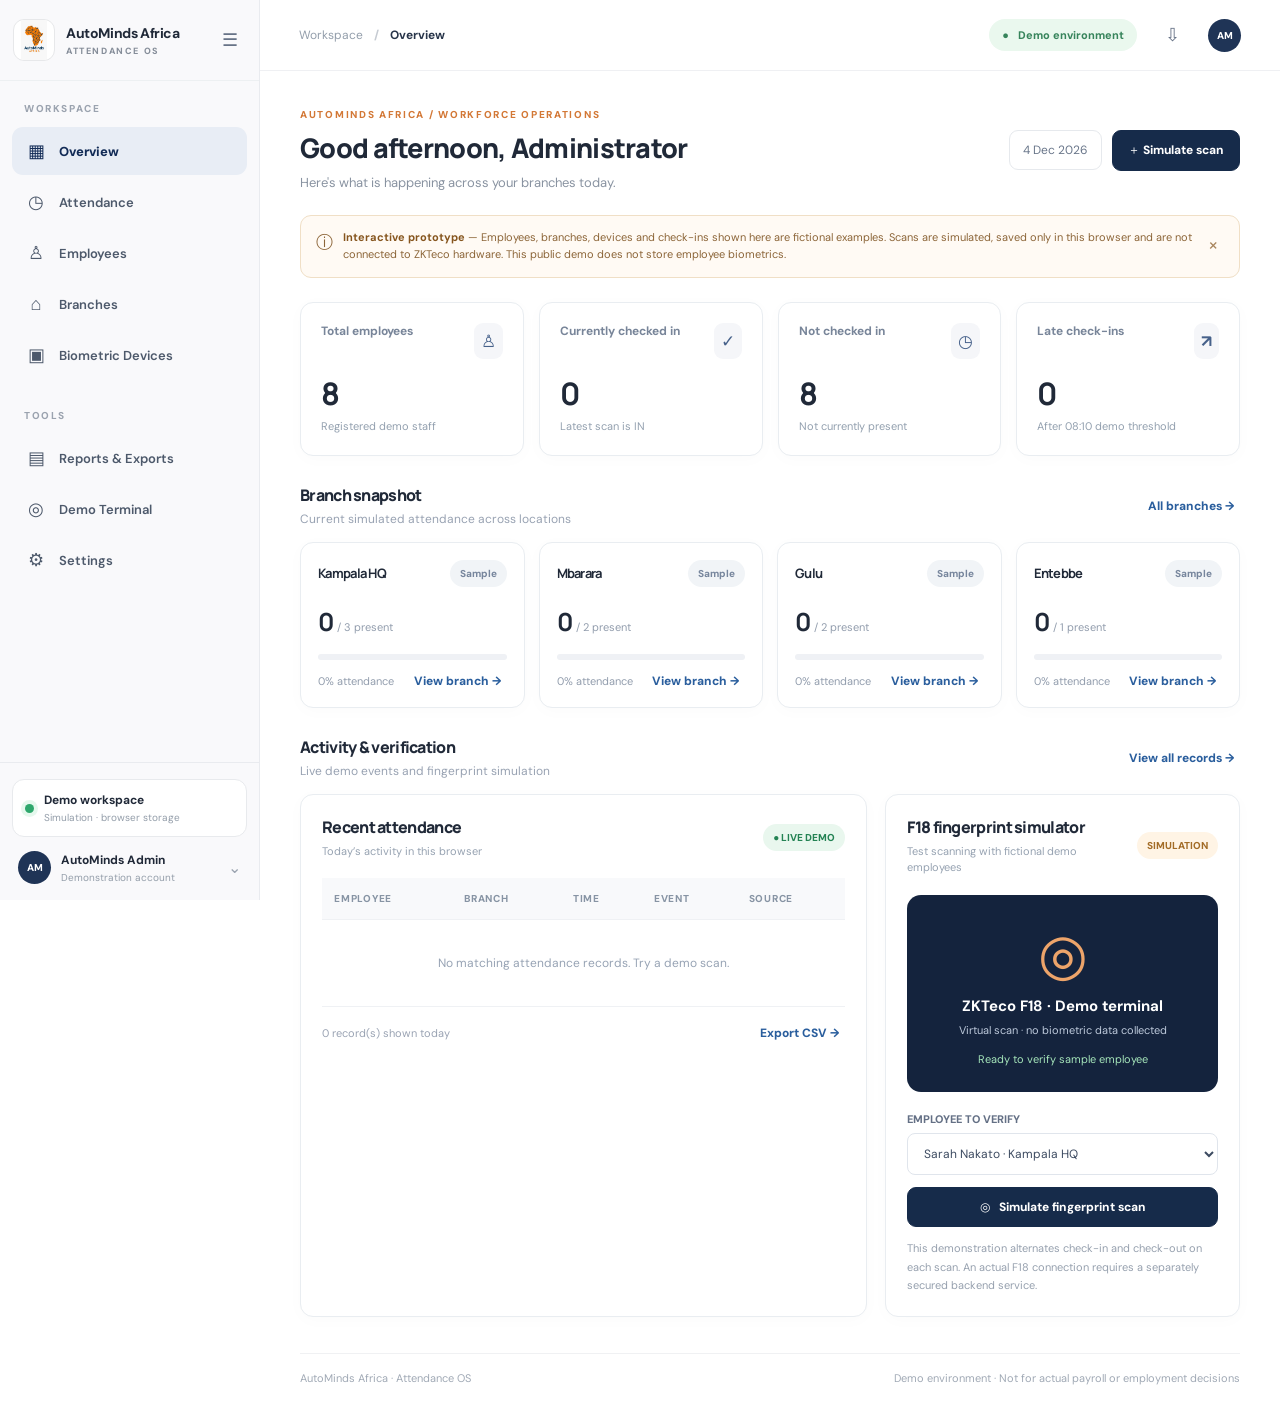
<file: index.html>
<!doctype html>
<html lang="en"><head><meta charset="UTF-8"><meta name="viewport" content="width=device-width,initial-scale=1"><meta name="theme-color" content="#ffffff">
<title>AutoMinds Africa | Attendance OS</title><link rel="icon" href="assets/logo.jpeg"><link rel="stylesheet" href="styles.css"></head>
<body><div class="app">
<aside id="sidebar" class="sidebar">
<div class="brand"><img src="assets/logo.jpeg" alt="AutoMinds Africa logo"><div><strong>AutoMinds Africa</strong><small>ATTENDANCE OS</small></div><button id="collapse" class="icon-btn" title="Collapse sidebar">☰</button></div>
<div class="sidebar-scroll">
<div class="sidebar-label">WORKSPACE</div>
<nav id="navigation">
<button class="nav-link active" data-page="overview"><span class="nav-ico">▦</span><span class="nav-label">Overview</span></button>
<button class="nav-link" data-page="attendance"><span class="nav-ico">◷</span><span class="nav-label">Attendance</span></button>
<button class="nav-link" data-page="employees"><span class="nav-ico">♙</span><span class="nav-label">Employees</span></button>
<button class="nav-link" data-page="branches"><span class="nav-ico">⌂</span><span class="nav-label">Branches</span></button>
<button class="nav-link" data-page="devices"><span class="nav-ico">▣</span><span class="nav-label">Biometric Devices</span></button>
<div class="sidebar-label tools-label">TOOLS</div>
<button class="nav-link" data-page="reports"><span class="nav-ico">▤</span><span class="nav-label">Reports & Exports</span></button>
<button class="nav-link" data-page="simulator"><span class="nav-ico">◎</span><span class="nav-label">Demo Terminal</span></button>
<button class="nav-link" data-page="settings"><span class="nav-ico">⚙</span><span class="nav-label">Settings</span></button>
</nav></div>
<div class="sidebar-bottom"><div class="mode"><span class="status-dot"></span><div><b>Demo workspace</b><small>Simulation · browser storage</small></div></div><div class="profile"><div class="avatar">AM</div><div class="profile-name"><b>AutoMinds Admin</b><small>Demonstration account</small></div><span>⌄</span></div></div></aside>
<div class="workspace"><header class="topbar"><button id="mobile-menu" class="icon-btn" aria-label="Toggle menu">☰</button><div class="crumb"><span>Workspace</span><b>/</b><strong id="crumb">Overview</strong></div><div class="top-right"><span class="topbadge">● &nbsp; Demo environment</span><button id="global-export" class="icon-btn" title="Export attendance CSV">⇩</button><span class="header-avatar">AM</span></div></header><main class="main">
<div class="page-heading"><div><div class="overline">AUTOMINDS AFRICA / WORKFORCE OPERATIONS</div><h1 id="heading">Good afternoon, Administrator</h1><p id="subtitle">Here's what is happening across your branches today.</p></div><div class="heading-actions"><span id="today" class="date-pill"></span><button id="primary-action" class="primary-button">＋ Simulate scan</button></div></div>
<div class="demo-notice"><span>ⓘ</span><div><b>Interactive prototype</b> — Employees, branches, devices and check-ins shown here are fictional examples. Scans are simulated, saved only in this browser and are not connected to ZKTeco hardware. This public demo does not store employee biometrics.</div><button id="dismiss-notice" aria-label="Dismiss notice">×</button></div>
<div id="page" class="page-body"></div>
<footer>AutoMinds Africa · Attendance OS <span>Demo environment · Not for actual payroll or employment decisions</span></footer>
</main></div></div>
<div id="modal-root" class="modal-root" hidden></div><div id="toast" class="toast" role="status" hidden></div>
<script src="app.js"></script></body></html>
</file>
<file: styles.css>
@import url('https://fonts.googleapis.com/css2?family=DM+Sans:wght@400;500;600;700;800&family=Manrope:wght@400;500;600;700;800&display=swap');
:root{font-family:"DM Sans",Arial,sans-serif;color:#202938;background:#fff;font-synthesis:none}*{box-sizing:border-box}body{margin:0}button,input,select{font:inherit}button{cursor:pointer}button:disabled{opacity:.5;cursor:not-allowed}.app{display:flex;min-height:100vh}.sidebar{width:260px;flex:none;border-right:1px solid #e9ebef;background:#f9f9fb;display:flex;flex-direction:column;height:100vh;position:sticky;top:0;transition:width .2s;z-index:20}.brand{height:81px;display:flex;align-items:center;gap:11px;padding:17px 13px;border-bottom:1px solid #edf0f2}.brand img{width:42px;height:42px;object-fit:contain;border:1px solid #e7e8ea;border-radius:11px;background:#fff}.brand strong{display:block;font-size:14px;letter-spacing:-.4px}.brand small{display:block;color:#858d99;font-size:9px;letter-spacing:1.6px;margin-top:3px;font-weight:800}.icon-btn{background:transparent;border:0;color:#677387;border-radius:8px;padding:8px;font-size:18px}.icon-btn:hover{background:#eff1f4}.brand .icon-btn{margin-left:auto}.sidebar-scroll{padding:21px 12px;overflow:auto;flex:1}.sidebar-label{font-size:10px;font-weight:800;letter-spacing:1.6px;color:#9ba3af;margin:0 12px 12px}.tools-label{margin-top:30px}.nav-link{display:flex;gap:12px;align-items:center;width:100%;padding:12px 13px;color:#4d596b;background:transparent;border:0;border-radius:11px;text-align:left;font-size:13px;margin:3px 0;font-weight:600}.nav-link.active{background:#e8edf5;color:#122b56;font-weight:800}.nav-link:hover{background:#eef0f4}.nav-ico{font-size:18px;width:22px;text-align:center}.sidebar-bottom{border-top:1px solid #e9ebef;padding:16px 12px}.mode{display:flex;align-items:center;gap:10px;padding:12px;background:#fff;border:1px solid #e8eaed;border-radius:12px;margin-bottom:14px}.mode b,.profile b{display:block;font-size:12px}.mode small,.profile small{display:block;font-size:10px;color:#939da9;margin-top:3px}.status-dot{height:9px;width:9px;background:#2ea76c;border-radius:100%;box-shadow:0 0 0 4px #e5f8ed}.profile{display:flex;gap:10px;align-items:center;padding:0 6px}.avatar,.header-avatar{background:#1f3456;color:#fff;width:33px;height:33px;border-radius:50%;display:grid;place-items:center;font-size:10px;font-weight:800}.profile>span{margin-left:auto;color:#9aa3af}.workspace{flex:1;min-width:0}.topbar{height:71px;display:flex;align-items:center;justify-content:space-between;border-bottom:1px solid #eff0f3;padding:0 39px;gap:15px}.crumb{display:flex;gap:11px;align-items:center;font-size:12px;color:#939eab}.crumb b{color:#c6cbd2}.crumb strong{color:#28354a}.top-right{display:flex;align-items:center;gap:20px}.topbadge{font-size:11px;color:#37845b;background:#eaf8ee;padding:9px 13px;border-radius:50px;font-weight:750}.main{max-width:1510px;margin:auto;padding:37px 40px 25px}.page-heading{display:flex;align-items:center;justify-content:space-between;gap:18px;margin-bottom:22px}.overline{font-weight:800;color:#d37836;letter-spacing:1.7px;font-size:10px}h1,h2,h3{font-family:Manrope,Arial,sans-serif;letter-spacing:-.7px}h1{font-size:27px;margin:8px 0 7px;font-weight:800}h2{font-size:16px;margin:0;font-weight:800}h3{font-size:14px;margin:0}p{margin:0;line-height:1.5}.page-heading p{font-size:13px;color:#8993a1}.heading-actions{display:flex;align-items:center;gap:10px}.date-pill{padding:11px 13px;border:1px solid #e6e9ed;border-radius:9px;color:#69768a;font-size:12px;white-space:nowrap}.primary-button,.outline-button,.subtle-button{border-radius:9px;padding:11px 15px;font-size:12px;font-weight:800;white-space:nowrap}.primary-button{background:#162b4a;border:1px solid #162b4a;color:#fff}.primary-button:hover{background:#294266}.outline-button{background:#fff;border:1px solid #dce2e9;color:#263955}.outline-button:hover{background:#f8fafd}.subtle-button{background:#f1f4f8;border:0;color:#354764}.demo-notice{display:flex;gap:10px;align-items:flex-start;border:1px solid #f0dfc6;background:#fffaf4;color:#8c6538;padding:13px 15px;border-radius:11px;margin-bottom:24px;font-size:11px;line-height:1.6}.demo-notice>span{font-size:17px}.demo-notice b{color:#86551e}.demo-notice button{margin-left:auto;border:0;background:transparent;color:#a9855d;font-size:19px}.metric-grid{display:grid;grid-template-columns:repeat(4,minmax(0,1fr));gap:15px}.metric,.panel,.branch-card,.device-card{background:#fff;border:1px solid #e9edf1;border-radius:13px;box-shadow:0 3px 18px #1e2d4305}.metric{padding:20px}.metric-title{display:flex;justify-content:space-between;color:#788599;font-size:12px;font-weight:700}.metric-title span{font-size:17px;background:#f5f6f9;color:#46618a;border-radius:9px;padding:7px}.metric strong{font-size:31px;letter-spacing:-1px;font-family:Manrope,Arial,sans-serif;display:block;margin-top:13px}.metric small{color:#93a0af;font-size:11px}.section-head{display:flex;align-items:center;justify-content:space-between;margin:28px 0 14px;gap:16px}.section-head p{color:#98a2b2;font-size:12px;margin-top:4px}.section-head a,.linkbutton{color:#2a5e9d;font-size:12px;font-weight:800;cursor:pointer;background:none;border:0}.branch-grid,.device-grid{display:grid;grid-template-columns:repeat(4,minmax(0,1fr));gap:14px}.branch-card,.device-card{padding:17px;min-width:0}.row-between{display:flex;align-items:center;justify-content:space-between;gap:12px}.branch-card h3{font-size:13px}.branch-card strong{font-size:25px;font-family:Manrope,sans-serif}.muted{color:#929dad;font-size:11px}.progress{height:6px;background:#eff1f5;border-radius:9px;overflow:hidden;margin-top:15px}.progress>div{height:100%;background:#e98743;border-radius:9px}.two-col{display:grid;grid-template-columns:minmax(0,1.6fr) minmax(290px,1fr);gap:18px}.panel{padding:21px}.panel-header{display:flex;align-items:center;justify-content:space-between;gap:12px;margin-bottom:19px}.panel-header p{font-size:11px;color:#96a2b1;margin-top:5px}.pill{font-size:10px;border-radius:20px;background:#e9f7ee;color:#248354;padding:7px 10px;font-weight:800}.pill.warn{background:#fff4e5;color:#a36c27}.pill.gray{background:#f1f4f7;color:#77869d}.filters{display:flex;gap:9px;align-items:center;flex-wrap:wrap;margin-bottom:17px}.input,.select{border:1px solid #e0e5ec;border-radius:8px;padding:11px 12px;font-size:12px;background:#fff;color:#3d4b61;min-width:0}.input:focus,.select:focus{outline:2px solid #d6e4f6;outline-offset:1px}.input.search{min-width:210px;flex:1}.table-scroll{overflow-x:auto}table{border-collapse:collapse;width:100%;font-size:12px;white-space:nowrap}thead{background:#f8f9fb}th{text-align:left;color:#8794a4;text-transform:uppercase;font-size:10px;letter-spacing:.75px;font-weight:800}th,td{padding:14px 12px;border-bottom:1px solid #eff1f4}td{color:#647085}td strong{color:#28364d}.user-cell{display:flex;align-items:center;gap:9px}.circle{background:#ebeff7;color:#58739a;border-radius:50%;height:32px;width:32px;display:grid;place-items:center;font-size:10px;font-weight:800}.tag{display:inline-block;font-size:10px;font-weight:800;background:#eaf8ef;color:#288657;padding:5px 9px;border-radius:7px}.tag.out{background:#fff2e8;color:#ad672b}.tag.gray{background:#eff1f5;color:#6f7c90}.panel-foot{display:flex;justify-content:space-between;align-items:center;margin-top:17px;color:#9aa3b3;font-size:11px}.empty{padding:35px 20px;color:#97a3b4;text-align:center}.terminal-display{background:#14233d;border-radius:14px;padding:24px;color:#fff;text-align:center;margin-bottom:20px}.terminal-display .large{font-size:57px;color:#eda46a;line-height:1.25}.terminal-display strong{display:block;font-size:15px;margin:6px 0}.terminal-display p{font-size:11px;color:#bdc9db}.terminal-display #scan-result{color:#a5e5ba;margin-top:13px;min-height:16px}.field-label{font-size:11px;font-weight:800;color:#647085;margin:15px 0 7px;display:block}.wide{width:100%}.helper{font-size:11px;color:#96a0ae;line-height:1.7;margin-top:12px}.stack{display:flex;flex-direction:column;gap:15px}.info-card{padding:15px;border:1px solid #ebedf1;border-radius:10px;display:flex;align-items:center;justify-content:space-between;gap:12px}.info-card b{font-size:12px}.info-card p{font-size:11px;color:#8d9aab;margin-top:3px}.info-card .round{background:#f1f4f8;border-radius:10px;padding:12px;color:#45617e}.feature-banner{border:1px solid #e7ebf1;background:linear-gradient(125deg,#f6f8fc,#fff);border-radius:14px;padding:23px;display:flex;justify-content:space-between;align-items:center;gap:18px}.feature-banner p{color:#8c97a9;font-size:12px;margin-top:8px}.settings-grid{display:grid;grid-template-columns:1fr 1fr;gap:17px}.setting-row{display:flex;justify-content:space-between;gap:12px;border-bottom:1px solid #edf0f4;padding:13px 0}.setting-row:last-child{border:0}.setting-row strong{font-size:12px}.setting-row small{font-size:11px;color:#9ba5b4;display:block;margin-top:3px}.code{font-family:ui-monospace,monospace;background:#f0f3f7;padding:4px 6px;border-radius:5px}.steps{counter-reset:step}.step{position:relative;padding:0 0 21px 43px;border-left:1px solid #e5e9f0;margin-left:13px}.step:before{counter-increment:step;content:counter(step);position:absolute;left:-14px;top:0;width:27px;height:27px;background:#eaf0f8;color:#2f5484;border-radius:50%;display:grid;place-items:center;font-weight:800;font-size:11px}.step:last-child{border-left-color:transparent}.step h3{font-size:12px}.step p{font-size:11px;color:#8e9aa9;margin-top:5px}footer{border-top:1px solid #f0f1f3;margin-top:36px;padding-top:17px;font-size:11px;color:#a0a9b5;display:flex;justify-content:space-between}.modal-root:not([hidden]){position:fixed;inset:0;background:#08172d8c;display:grid;place-items:center;z-index:70;padding:16px}.modal{background:white;border-radius:16px;box-shadow:0 25px 90px #08172d40;max-width:450px;width:100%;padding:25px}.modal h2{font-size:19px}.modal p{font-size:12px;color:#8793a2;margin-top:8px}.modal-actions{display:flex;justify-content:flex-end;gap:9px;margin-top:23px}.toast:not([hidden]){position:fixed;bottom:24px;right:25px;background:#1d2e4b;color:#fff;padding:14px 19px;border-radius:10px;box-shadow:0 15px 50px #1c2c4340;font-size:12px;z-index:80}.sidebar.collapsed{width:74px}.sidebar.collapsed .brand div,.sidebar.collapsed .nav-label,.sidebar.collapsed .sidebar-label,.sidebar.collapsed .mode,.sidebar.collapsed .profile-name,.sidebar.collapsed .profile>span{display:none}.sidebar.collapsed .brand{padding:15px 9px;flex-direction:column;height:auto}.sidebar.collapsed .brand img{width:36px;height:36px}.sidebar.collapsed .sidebar-scroll{padding:13px 7px}.sidebar.collapsed .nav-link{justify-content:center}.sidebar.collapsed .nav-ico{font-size:20px}.sidebar.collapsed .profile{justify-content:center}
@media(max-width:1180px){.metric-grid,.branch-grid,.device-grid{grid-template-columns:repeat(2,1fr)}.two-col{grid-template-columns:1fr}.main{padding:28px 25px}.topbar{padding:0 25px}}
@media(max-width:760px){.sidebar{position:fixed;left:-270px;top:0;bottom:0;box-shadow:15px 0 50px #14253b12}.sidebar.mobile-open{left:0}.sidebar.collapsed{width:260px;left:-270px}.sidebar.collapsed.mobile-open{left:0}.sidebar.collapsed .brand div,.sidebar.collapsed .nav-label,.sidebar.collapsed .sidebar-label,.sidebar.collapsed .mode,.sidebar.collapsed .profile-name{display:block}.topbar{height:60px;padding:0 15px}.topbadge{display:none}.main{padding:22px 15px}.page-heading{align-items:flex-start;flex-direction:column}.page-heading h1{font-size:23px}.heading-actions{width:100%;justify-content:space-between}.settings-grid{grid-template-columns:1fr}footer{flex-direction:column;gap:5px}#mobile-menu{display:block}}
@media(min-width:761px){#mobile-menu{display:none}}
@media(max-width:440px){.metric-grid{gap:9px}.metric{padding:13px}.metric strong{font-size:25px}.metric-title{font-size:10px}.branch-grid,.device-grid{grid-template-columns:1fr}.panel{padding:14px}.feature-banner{flex-direction:column;align-items:flex-start}.date-pill{font-size:10px}.sidebar{width:260px}}
/* Immersive, non-shifting biometric demonstration workstation */
.scan-workbench{display:grid;grid-template-columns:minmax(0,1.06fr) minmax(0,.94fr);gap:18px;align-items:stretch}
.scan-workbench>.panel{min-width:0}
.scanner-workspace,.scanner-directory{padding:23px;display:flex;flex-direction:column}
.device-console{position:relative;overflow:hidden;min-height:357px;background:radial-gradient(circle at 50% 38%,#263e65 0%,#172b4b 44%,#101d36 95%);border-radius:16px;color:#fff;display:flex;flex-direction:column;margin-top:7px;border:1px solid #283e61}
.device-console:after{content:"";position:absolute;inset:0;pointer-events:none;background:linear-gradient(120deg,transparent 35%,#ffffff08 50%,transparent 65%)}
.device-console-top{display:flex;justify-content:space-between;align-items:center;gap:12px;padding:19px 22px;font:800 10px 'DM Sans',sans-serif;letter-spacing:1.2px;color:#a8bbd8}
.device-console-top span:last-child{color:#f4bc80}
.device-led{display:inline-block;background:#56d6a0;width:7px;height:7px;border-radius:50%;margin-right:8px;box-shadow:0 0 0 4px #56d6a020}
.fingerprint-stage{flex:1;display:grid;place-items:center;min-height:185px}
.fingerprint-halo{width:154px;height:154px;display:grid;place-items:center;position:relative;border:1px solid #5271947d;border-radius:50%;background:radial-gradient(circle,#2f4a7050,#172b4b10);box-shadow:0 0 0 14px #7287a30a,0 0 0 32px #7287a307}
.fingerprint-svg{height:116px;width:105px;color:#f4ad70;filter:drop-shadow(0 0 15px #f2a66333);transition:color .2s}
.fingerprint-beam{position:absolute;left:20px;right:20px;top:17%;height:3px;background:#7becd4;box-shadow:0 0 12px #7becd4,0 0 28px #7becd489;opacity:0;border-radius:3px}
.fingerprint-center{position:absolute;font-size:35px;font-weight:800;color:#a8f6c7;opacity:0;transform:scale(.6)}
.device-console.is-scanning .fingerprint-beam{opacity:1;animation:scannerSweep 1s ease-in-out infinite alternate}
.device-console.is-scanning .fingerprint-svg{animation:fingerprintPulse .7s ease-in-out infinite alternate}
.device-console.scan-success .fingerprint-svg{color:#84e9ac}
.device-console.scan-success .fingerprint-center{opacity:1;transform:scale(1);transition:opacity .25s,transform .25s}
.device-console.scan-success .fingerprint-halo{border-color:#86dca7;box-shadow:0 0 0 14px #65e1ad0b,0 0 30px #3de2a328}
@keyframes scannerSweep{from{top:17%}to{top:81%}}@keyframes fingerprintPulse{from{opacity:.45}to{opacity:1}}
.scanner-result{text-align:center;padding:18px 18px 25px;min-height:112px;display:flex;flex-direction:column;align-items:center;justify-content:center;gap:7px}
.scanner-result div{font-size:10px;letter-spacing:1.2px;text-transform:uppercase;color:#f3b784;font-weight:800}
.scanner-result strong{font:800 16px 'Manrope',sans-serif;color:#fff}
.scanner-result small{font-size:11px;color:#a8b9d2;min-height:16px}
.scan-controls{display:flex;align-items:center;gap:15px;margin-top:19px;border:1px solid #e8edf3;border-radius:13px;padding:12px}
.scan-selected{display:flex;align-items:center;gap:11px;flex:1;min-width:0}
.scan-selected>.circle{height:39px;width:39px}
.scan-selected span:last-child{min-width:0;display:flex;flex-direction:column;gap:3px}
.scan-selected strong{font-size:13px;white-space:nowrap;overflow:hidden;text-overflow:ellipsis}
.scan-selected small{font-size:10px;color:#94a0af}
.scan-controls>.primary-button{flex:none;min-width:204px}
.scanner-explainer{display:flex;align-items:start;gap:10px;background:#f7f9fc;border:1px solid #e8edf4;border-radius:10px;color:#8390a3;padding:13px 15px;margin-top:14px;font-size:11px;line-height:1.7}
.scanner-explainer>span{font-size:18px;color:#5d779c}
.scan-people-grid{display:grid;grid-template-columns:repeat(2,minmax(0,1fr));gap:10px;margin-top:13px}
.scanner-directory-header{display:flex;justify-content:space-between;gap:8px;color:#8a95a8;font-size:10px;letter-spacing:.6px;font-weight:800}
.scan-person{text-align:left;display:flex;align-items:center;gap:9px;min-width:0;min-height:78px;padding:11px;background:#fff;border:1px solid #e6ebf2;border-radius:12px;transition:border-color .15s,background .15s,box-shadow .15s}
.scan-person:hover{background:#f9fbfd;border-color:#c8d8eb}
.scan-person.chosen{border-color:#355c96;background:#f1f6fc;box-shadow:0 0 0 2px #355c9610}
.scan-person .circle{height:33px;width:33px;flex:none;font-size:10px}
.scan-person .person-meta{min-width:0;flex:1}
.scan-person .person-meta b{display:block;white-space:nowrap;overflow:hidden;text-overflow:ellipsis;font-size:11px;color:#25344c}
.scan-person .person-meta small{display:block;color:#95a1b1;margin-top:4px;font-size:10px;white-space:nowrap;overflow:hidden;text-overflow:ellipsis}
.scan-person-status{flex:none}
.scan-person-status .tag{font-size:8px;padding:5px 6px;max-width:77px;white-space:normal;line-height:1.3;text-align:center}
.scanner-legend{display:flex;gap:12px;flex-wrap:wrap;margin-top:auto;padding-top:22px;color:#8f9bab;font-size:10px}
.scanner-legend span{display:inline-flex;align-items:center;gap:5px}
.legend-dot{height:8px;width:8px;border-radius:50%;display:inline-block}.legend-dot.green{background:#2fa873}.legend-dot.amber{background:#ef9c55}.legend-dot.gray{background:#a6b2c1}
.scanner-bottom{margin-top:18px;display:grid;grid-template-columns:1fr 1fr;gap:18px}
.scanner-note,.scanner-last-events{border:1px solid #e9edf3;border-radius:13px;padding:20px;background:#fff}
.scanner-note{display:flex;align-items:center;gap:16px}.scanner-note>div{flex:1}.scanner-note b{font-size:12px}.scanner-note p{font-size:11px;color:#91a0b1;margin-top:5px}.scanner-note .outline-button{font-size:11px}
.scan-recent-row{display:flex;align-items:center;gap:9px;padding:12px 0;border-bottom:1px solid #edf0f4}.scan-recent-row:last-child{border:0}.scan-recent-row>span:nth-child(2){flex:1}.scan-recent-row b{display:block;font-size:11px}.scan-recent-row small{display:block;color:#94a0b0;font-size:10px;margin-top:3px}.scan-recent-empty{text-align:center;padding:18px;color:#99a4b4;font-size:11px}
@media(max-width:1300px){.scan-workbench{grid-template-columns:1fr}.scanner-note{flex-wrap:wrap}.scan-person-status .tag{max-width:none}.scanner-bottom{grid-template-columns:1fr 1fr}}
@media(max-width:850px){.scanner-bottom{grid-template-columns:1fr}}
@media(max-width:600px){.scan-people-grid{grid-template-columns:1fr 1fr}.scanner-workspace,.scanner-directory{padding:15px}.scan-controls{flex-direction:column;align-items:stretch}.scan-controls>.primary-button{width:100%}.device-console{min-height:340px}.scan-person{padding:9px;gap:6px;flex-wrap:wrap}.scan-person-status{width:100%}.scan-person-status .tag{max-width:none}.scanner-note{align-items:flex-start}.scanner-note .outline-button{width:100%}}
@media(prefers-reduced-motion:reduce){.device-console.is-scanning .fingerprint-beam,.device-console.is-scanning .fingerprint-svg{animation:none}.fingerprint-beam{top:50%}}
</file>
